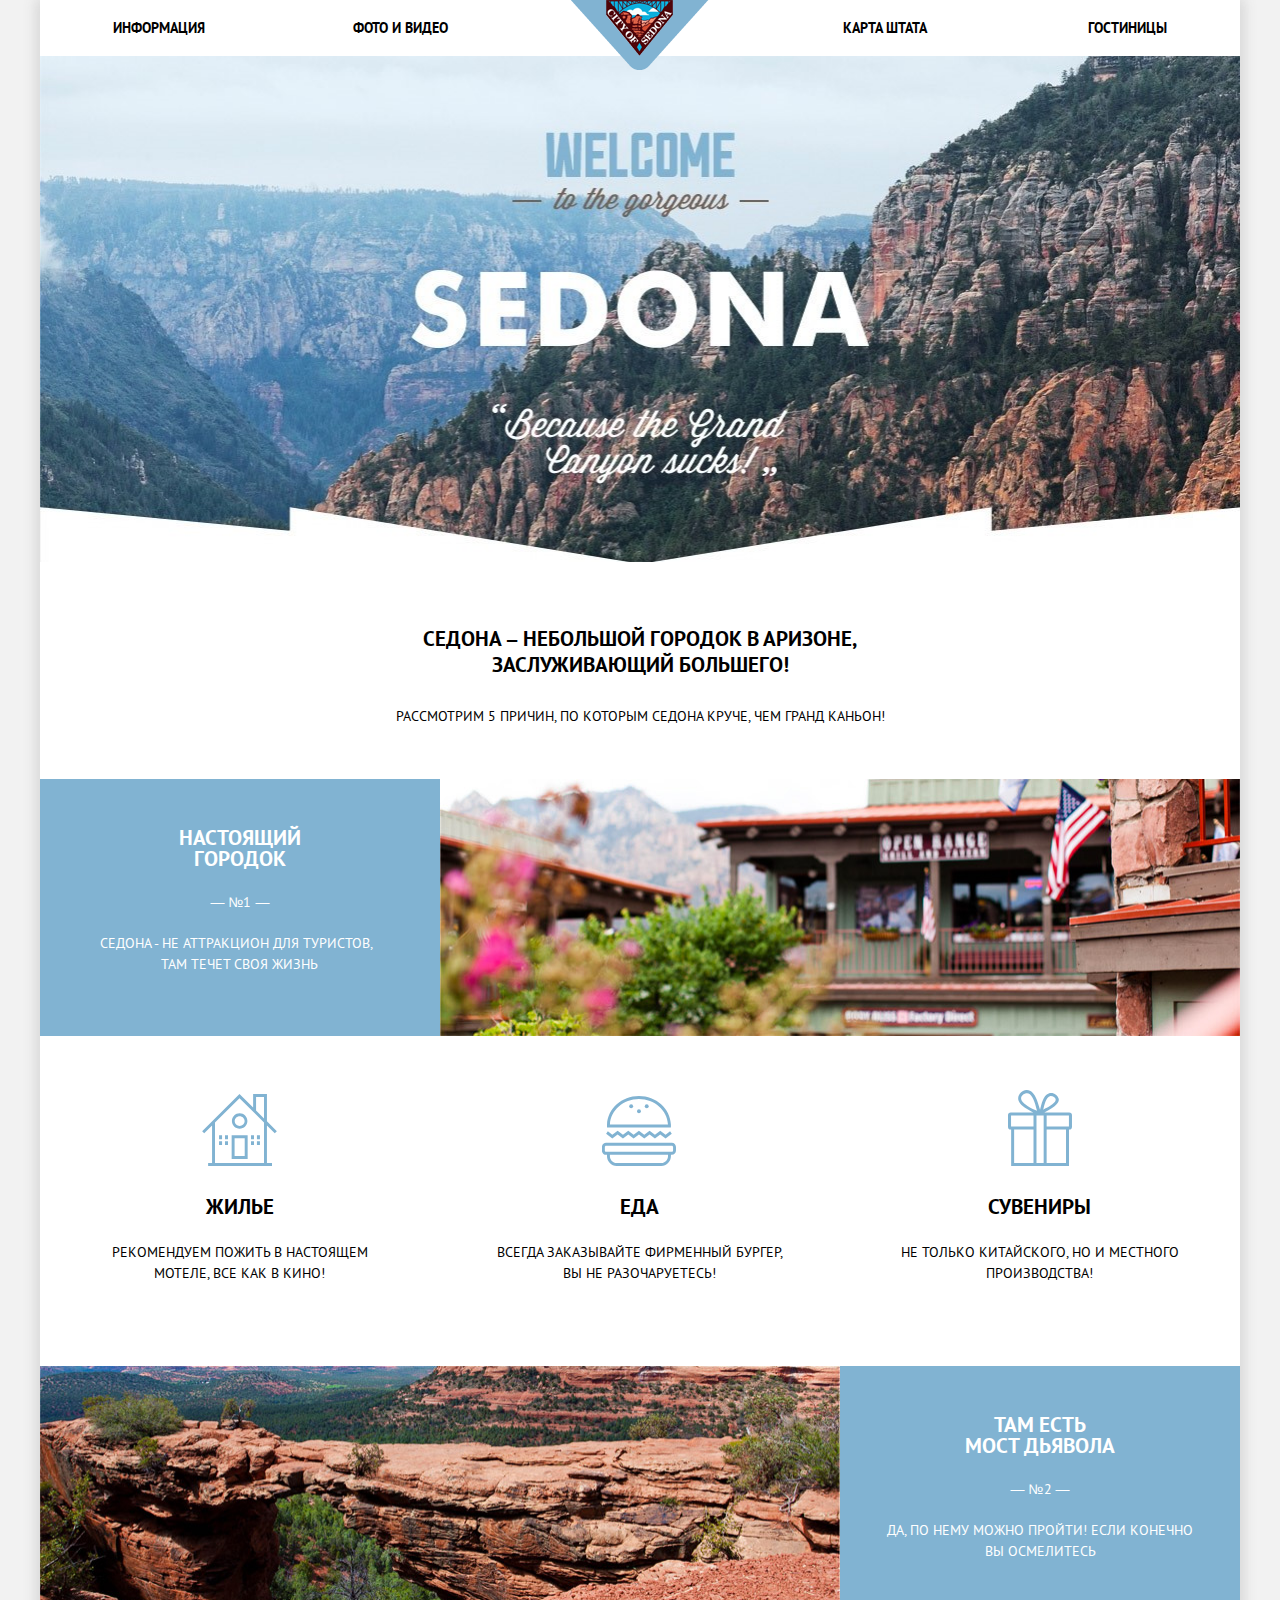
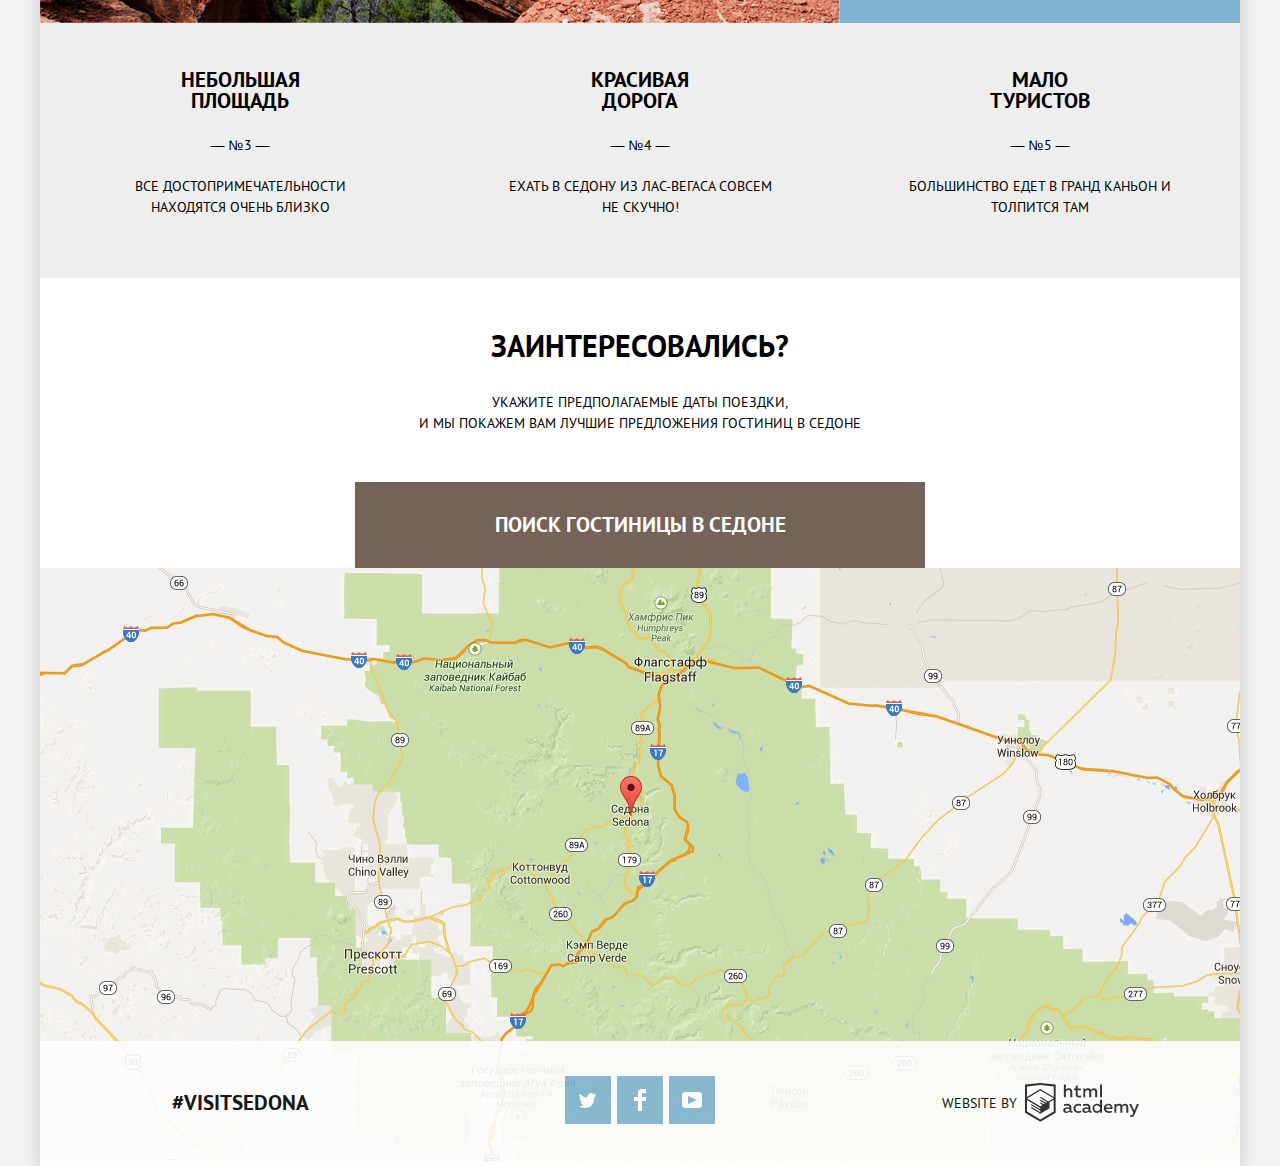
<file: index.html>
<!DOCTYPE html>
<html lang="ru">
	<head>
		<meta charset="utf-8">
		<title>HTML Academy: Седона</title>
		<link rel="stylesheet" href="css/normalize.css">
		<link rel="stylesheet" href="css/style.min.css">
	</head>
	<body>
		<div class="wrap">
			<header class="main-header">		
				<nav class="main-menu">	
					<div class="main-header-logo">
						<img src="img/logo-sedona.png" width="138" height="70" alt="логотип Седона">
					</div>			
					<ul class="site-navigation">
						<li><a href="info.html">Информация</a></li>
						<li><a href="media.html">Фото и видео</a></li>
						<li><a href="map.html">Карта штата</a></li>
						<li><a href="inner.html">Гостиницы</a></li>	
					</ul>       	
				</nav>		  			
			</header>
			
			<main class="container">
				<section class="main-photo">
					<h1 class="visually-hidden">Городок Седона</h1>
					<div class="main-photo-image">	
						<img src="img/welcome-to.jpg" width="1200" height="506" alt="Седона">
					</div>	
					<div class="index-column">	
						<p class="sedona-text">Седона &ndash; небольшой городок в Аризоне, заслуживающий большего!</p>
						<p class="reasons">Рассмотрим 5 причин, по которым Седона круче, чем Гранд Каньон!</p>
					</div>	
				</section>
				<section class="features">
					<h2 class="visually-hidden">Преимущества</h2>
					<ul class="features-list">
						<li class="main-feature-item">
							<div class="feature-item">
								<div class="feature-item-blue">
									<p class="city-features">Настоящий городок</p>
									<p class="dash">&#8212; №1 &#8212;</p>	
									<p class="feature-item-text city">Седона - не аттракцион для туристов, &nbsp; там течет своя жизнь</p>
								</div>
								<div class="city-photo">
									<img src="img/sedona-1.jpg" width="800" height="257" alt="Настоящий городок">
								</div>
							</div>
							<ul class="main-features-list">
								<li class="main-features-item lodging">
									<p class="lodging">Жилье</p>
									<p class="main-features-text">Рекомендуем пожить в настоящем мотеле, все как в кино!</p>
								</li>
								<li class="main-features-item meal">
									<p class="meal">Еда</p>	
									<p class="main-features-text">Всегда заказывайте фирменный бургер, вы не разочаруетесь!</p>
								</li>	
								<li class="main-features-item souvenirs">
									<p class="souvenirs">Сувениры</p>   
									<p class="main-features-text">Не только китайского, но и местного производства!</p>  
								</li> 		
							</ul>
						</li>		
						<li class="feature-item">
							<div class="city-photo">
								<img src="img/sedona-2.jpg" width="800" height="257" alt="Мост дьявола">
							</div>	
							<div class="feature-item-blue">
								<p class="city-features">Там есть<br> мост дьявола</p>
								<p class="dash">&#8212; №2 &#8212;</p>
								<p class="feature-item-text bridge">Да, по нему можно пройти! Если конечно вы осмелитесь</p>
							</div>
						</li>
						<li>
							<ul class="main-features-list2">
								<li class="main-features">
									<p class="city-features-others">Небольшая площадь</p>
									<p class="dash">&#8212; №3 &#8212;</p>
									<p class="feature-item-text">Все достопримечательности находятся очень близко</p>
								</li>	
								<li class="main-features">
									<p class="city-features-others">Красивая дорога</p>
									<p class="dash">&#8212; №4 &#8212;</p>
									<p class="feature-item-text">Ехать в Седону из Лас-Вегаса совсем не скучно!</p>	
								</li>    
								<li class="main-features">
									<p class="city-features-others">Мало туристов</p>
									<p class="dash">&#8212; №5 &#8212;</p>
									<p class="feature-item-text">Большинство едет в Гранд Каньон и толпится там</p>
								</li>
							</ul>
						</li>	
					</ul>     
				</section>
				<section class="appointment">
					<div class="appointment-column">
						<b class="appointment-text">Заинтересовались?</b>
						<p class="appointment-info">Укажите предполагаемые даты поездки,<br>
							и мы покажем вам лучшие предложения гостиниц в Седоне</p>	
					</div>
					<div class="search-wrapper">
						<a class="button button-search-hotels" href="#">Поиск гостиницы в Седоне</a>
						<form class="search" action="https://echo.htmlacademy.ru" method="post">	
							<div class="search-dates">
								<label class="arrival" for="arrival">дата заезда:</label>
								<input class="dates-text" id="arrival" type="text" name="arrival" value="24 апреля 2017">
								<button class="button-calendar" type="button">Календарь</button>
							</div>
							<div class="search-dates">	
								<label class="departure" for="departure">дата выезда:</label>
								<input class="dates-text" id="departure" type="text" name="departure" value="4 июля 2017">
								<button class="button-calendar" type="button">Календарь</button>
							</div>
							<div class="search-column">
								<div class="search-all">
									<label class="adults" for="adults">взрослые:</label>
									<button class="symbol decrease" type="button">уменьшить</button>
									<input class="members" id="adults" type="text" name="adults" value="2">
									<button class="symbol increase" type="button">увеличить</button>
								</div>	
								<div class="search-all">
									<label class="children" for="children">дети:</label>
									<button class="symbol decrease" type="button">уменьшить</button>
									<input class="members" id="children" type="text" name="children" value="0">
									<button class="symbol increase" type="button">увеличить</button>
								</div>	
							</div>	
							<button class="button-search" type="submit" value="найти">найти</button>	
						</form>	
					</div>	
					<div class="map">
						<iframe src="https://www.google.com/maps/embed?pb=!1m18!1m12!1m3!1d52392.49011888374!2d-111.83959924470349!3d34.84289195575256!2m3!1f0!2f0!3f0!3m2!1i1024!2i768!4f13.1!3m3!1m2!1s0x872da132f942b00d%3A0x5548c523fa6c8efd!2z0KHQtdC00L7QvdCwLCDQkNGA0LjQt9C-0L3QsCA4NjMzNiwg0KHQqNCQ!5e0!3m2!1sru!2sru!4v1522257683539" width="1200" height="593" style="border:0" allowfullscreen></iframe>
						<img src="img/map.jpg" width="1200" height="593" alt="Карта штата">
					</div>
				</section>	
			</main>
			
			<footer class="main-footer"> 
				<p class="instagram">#visitsedona</p>
				<ul class="footer-social">
					<li class="social-item">
						<a class="social-button twitter" href="#">
							<span class="visually-hidden">Твиттер</span>
							<svg 
								xmlns="http://www.w3.org/2000/svg" 
								xmlns:xlink="http://www.w3.org/1999/xlink" width="17" height="15" viewBox="0 0 17 15">
								<path fill="#FFF" d="M10.95.144c1.685-.496 2.984.27 3.577 1.179.673-.231 1.331-.481 2.011-.708a2.345 2.345 0 0 1-.857 1.768c.685.17 1.304-.491 1.304-.491-.169 1-1.006 1.788-1.563 2.024-.231 6.75-3.175 11.217-10.077 11.082h-.446c-.41 0-4.164-.46-4.898-1.887 2.271.196 3.893-.422 4.693-1.177-.96-.3-2.679-.477-2.979-2.95.349.106.564.228 1.19.119C1.705 8.247.374 7.53.448 5.33c.285.328 1.067.536 1.34.472C1.085 5.561-.182 2.442.894.85c1.818 1.854 3.735 3.606 7.152 3.773C8.254 2.33 9.183.793 10.95.144z"/>
							</svg>
						</a>
					</li>
					<li class="social-item">
						<a class="social-button facebook" href="#">
							<span class="visually-hidden">Фэйсбук</span>
							<svg 
								xmlns="http://www.w3.org/2000/svg" width="12" height="22" viewBox="0 0 12 22">
								<path fill="#FFF" d="M12 4V0H8a4 4 0 0 0-4 4v4H0v4h4v10h4V12h4V8H8V4h4z"/>
							</svg>
						</a>
					</li>
					<li class="social-item">
						<a class="social-button youtube" href="#">
							<span class="visually-hidden">Ютуб</span>
							<svg 
								xmlns="http://www.w3.org/2000/svg" 
								xmlns:xlink="http://www.w3.org/1999/xlink" width="20" height="16" viewBox="0 0 20 16">
								<path fill="#FFF" d="M17 0H3C1.35 0 0 1.35 0 3v10c0 1.65 1.35 3 3 3h14c1.65 0 3-1.35 3-3V3c0-1.65-1.35-3-3-3zM6.027 11.998V4.002L15.014 8l-8.987 3.998z"/>
							</svg>
						</a>
					</li>				
				</ul>	
				<p class="footer-copyright">
					<span>Website by</span>
					<a class="button html-academy" href="https://htmlacademy.ru/intensive/htmlcss">
						<span class="visually-hidden">html academy</span>
						<svg id="Layer_1" data-name="Layer 1" 
							xmlns="http://www.w3.org/2000/svg" viewBox="0 0 108.08 36.85">
							<title>logo-htmlacademy-small1</title>
							<path d="M44.61,26.88a2,2,0,0,0,.55-0.1v1.33a3.25,3.25,0,0,1-1.18.21,1.67,1.67,0,0,1-1.67-1,4.84,4.84,0,0,1-3.14,1.08c-1.51,0-2.91-.83-2.91-2.55,0-2.13,2-2.79,3.71-2.79a11.08,11.08,0,0,1,2.17.25v-0.3c0-1-.76-1.77-2.19-1.77a7.42,7.42,0,0,0-3,.64v-1.7a10.21,10.21,0,0,1,3.19-.55c2.36,0,3.81,1.12,3.81,3.65v3a0.54,0.54,0,0,0,.49.59h0.17Zm-6.44-1.13A1.35,1.35,0,0,0,39.63,27h0.11a3.39,3.39,0,0,0,2.41-1V24.58a9.72,9.72,0,0,0-1.81-.21c-1,0-2.16.33-2.16,1.38h0Zm12.36-6.11a5,5,0,0,1,2.57.64V22a4.08,4.08,0,0,0-2.3-.7,2.75,2.75,0,1,0,0,5.49,5,5,0,0,0,2.43-.64v1.71a6.27,6.27,0,0,1-2.76.57A4.21,4.21,0,0,1,46,24.51q0-.21,0-0.41a4.32,4.32,0,0,1,4.18-4.46h0.38Zm12.17,7.24a2,2,0,0,0,.55-0.1v1.33a3.25,3.25,0,0,1-1.18.21,1.67,1.67,0,0,1-1.67-1,4.84,4.84,0,0,1-3.14,1.08c-1.51,0-2.91-.83-2.91-2.55,0-2.13,2-2.79,3.71-2.79a11.08,11.08,0,0,1,2.17.25v-0.3c0-1-.76-1.77-2.19-1.77a7.42,7.42,0,0,0-3,.64v-1.7a10.21,10.21,0,0,1,3.19-.55c2.36,0,3.81,1.12,3.81,3.65v3a0.54,0.54,0,0,0,.49.59h0.17Zm-6.44-1.13A1.35,1.35,0,0,0,57.73,27h0.11a3.39,3.39,0,0,0,2.41-1V24.58a9.72,9.72,0,0,0-1.81-.21c-1.06,0-2.16.33-2.16,1.38h0ZM73,16V28.2H71.35V26.88a3.88,3.88,0,0,1-3.19,1.54,4.4,4.4,0,0,1,0-8.78,3.81,3.81,0,0,1,3,1.3V16H73Zm-4.53,5.22a2.76,2.76,0,1,0,0,5.52A2.86,2.86,0,0,0,71.15,25V23A2.91,2.91,0,0,0,68.49,21.27ZM79,19.64c3.31,0,4.46,2.68,3.92,5.09H76.7c0.21,1.5,1.67,2.11,3.19,2.11a6.11,6.11,0,0,0,2.64-.59v1.6a7.14,7.14,0,0,1-3,.57C77,28.42,74.78,27,74.78,24a4.18,4.18,0,0,1,4-4.39H79Zm0.09,1.54a2.28,2.28,0,0,0-2.44,2.1v0.06H81.3A2,2,0,0,0,79.13,21.18Zm5.73,7V19.87h1.65v1a3.81,3.81,0,0,1,2.78-1.27A2.86,2.86,0,0,1,91.89,21a4.12,4.12,0,0,1,2.91-1.33A3.06,3.06,0,0,1,98,23V28.2h-1.9V23.05a1.59,1.59,0,0,0-1.42-1.75H94.42a2.8,2.8,0,0,0-2.07,1.12V28.2h-1.9V23.05A1.59,1.59,0,0,0,89,21.31H88.8a3,3,0,0,0-2.21,1.29v5.63H84.86Zm21.31-8.33h1.9l-3.91,9.46c-0.9,2.17-2.09,2.86-3.35,2.86a4.76,4.76,0,0,1-1.1-.14V30.46a2.86,2.86,0,0,0,.85.12c0.9,0,1.58-.64,2.07-1.9l0.17-.42-4-8.4h2l2.86,6.29ZM38.73,1.46V6.22a3.81,3.81,0,0,1,2.7-1.14,3.25,3.25,0,0,1,3.44,3.4v5.15H43V8.72a1.81,1.81,0,0,0-1.61-2h-0.3a2.93,2.93,0,0,0-2.32,1.39v5.52h-1.9V1.46h1.9ZM49.94,2.31v3h3V6.91h-3v3.81c0,1.1.5,1.46,1.58,1.46a4.49,4.49,0,0,0,1.69-.33v1.6A6.8,6.8,0,0,1,51,13.8a2.55,2.55,0,0,1-2.86-2.74V6.89H46.58V5.26h1.5V2.74Zm5.4,11.31V5.28H57v1A3.81,3.81,0,0,1,59.77,5a2.86,2.86,0,0,1,2.6,1.33A4.12,4.12,0,0,1,65.28,5,3.06,3.06,0,0,1,68.44,8.4v5.21h-1.9V8.46a1.59,1.59,0,0,0-1.42-1.75H64.89a2.8,2.8,0,0,0-2.07,1.12v5.78h-1.9V8.46A1.59,1.59,0,0,0,59.5,6.71H59.27A3,3,0,0,0,57.06,8v5.63H55.34ZM71.17,1.45H73V13.6H71.17V1.45ZM14.71,0H14.55L0,1.54V28.21l14.55,8.66,14.55-8.66V1.54Zm12.5,27.1L14.55,34.64,1.9,27.12V16.18l12.59,7.5V25L5.86,19.9v1.31l8.68,5.21v1.39L5.87,22.65V24l8.68,5.21,8.75-5.24V18.31L27.2,16V27.12Zm0-12.53-3.48,2-1.6,1L14.51,13v1.31L21,18.23H21l-0.14.09-1,.54-5.37-3.2V17l4.24,2.52-1,.67-3.2-1.9v1.31l2.1,1.24L14.5,22.1,2,14.65,14.51,7.11Zm0-1.32L14.49,5.76,1.91,13.25v-10L14.56,1.92,27.21,3.25v10h0Z" transform="translate(0 -0.02)" fill="#231f20"/>
						</svg>
					</a>
				</p>	
			</footer>
		</div>
		<script src="js/js.min.js"></script>
	</body>
</file>
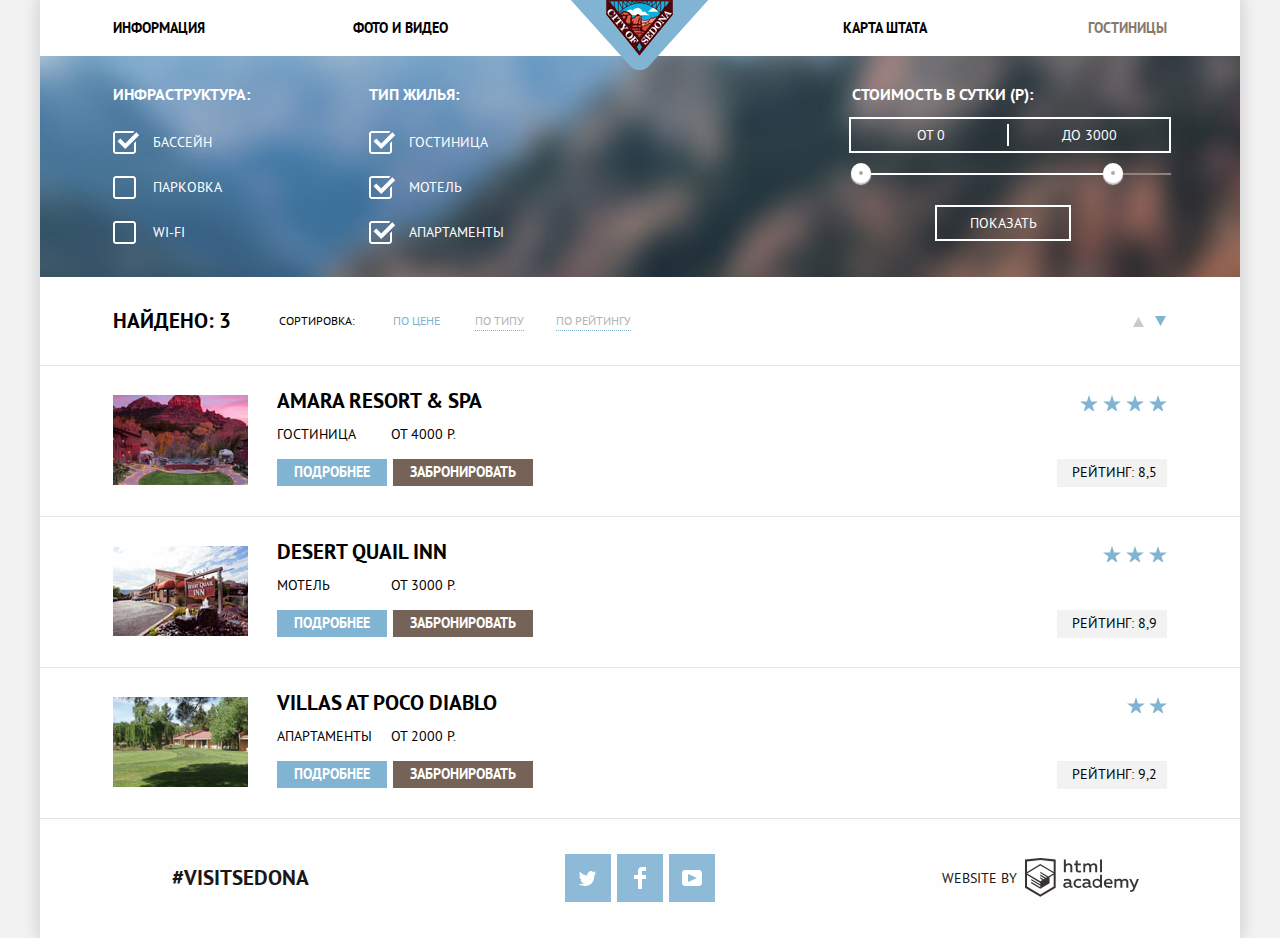
<file: inner.html>
<!DOCTYPE html>
<html lang="ru">
	<head>
		<meta charset="utf-8">
		<title>HTML Academy: Седона</title>
		<link rel="stylesheet" href="css/normalize.css">
		<link rel="stylesheet" href="css/style.min.css">
	</head>
	<body class="inner-page">
		<div class="wrap">
			<header class="main-header">
				<nav class="main-menu">
					<a class="main-header-logo" href="index.html">
						<img src="img/logo-sedona.png" width="138" height="70" alt="логотип Седона">
					</a>
					<ul class="site-navigation">
						<li><a href="info.html">Информация</a></li>
						<li><a href="media.html">Фото и видео</a></li>
						<li><a href="map.html">Карта штата</a></li>
						<li><a class="inner" href="hotels.html">Гостиницы</a></li>	
					</ul>       	
				</nav>		  			
			</header>

			<main class="container">
				<section class="main-filter">
					<form class="filter" action="https://echo.htmlacademy.ru" method="get">
						<div class="filter-wrapper">
							<p class="filter-caption">Инфраструктура:</p>
							<ul class="filter-list">
								<li class="filter-list-item">
									<input class="checkbox visually-hidden" id="filter-pool" type="checkbox" name="pool" checked>
									<label class="filter-label" for="filter-pool">
										бассейн
									</label>
								</li>	
								<li class="filter-list-item">
									<input class="checkbox visually-hidden" id="filter-parking" type="checkbox" name="parking">
									<label class="filter-label" for="filter-parking">
										парковка							
									</label>								
								</li>
								<li class="filter-list-item">	
									<input class="checkbox visually-hidden" id="filter-wi-fi" type="checkbox" name="wi-fi">
									<label class="filter-label" for="filter-wi-fi">
										wi-fi
									</label>
								</li>	
							</ul>	
						</div>	
						<div class="filter-wrapper">
							<p class="filter-caption">Тип жилья:</p>
							<ul class="filter-list">
								<li class="filter-list-item">
									<input class="checkbox visually-hidden" id="filter-hotel" type="checkbox" name="hotel" checked>
									<label class="filter-label" for="filter-hotel">
										гостиница
									</label>
								</li>
								<li class="filter-list-item">	
									<input class="checkbox visually-hidden" id="filter-motel" type="checkbox" name="motel" checked>
									<label class="filter-label" for="filter-motel">
										мотель
									</label>
								</li>
								<li class="filter-list-item">	
									<input class="checkbox visually-hidden" id="filter-appartments" type="checkbox" name="appartments" checked>
									<label class="filter-label" for="filter-appartments">
									апартаменты
									</label>
								</li>		
							</ul>
						</div>
						<div class="filter-wrapper">	
							<p class="filter-caption">Стоимость в сутки (р):</p>
							<div class="cost">
								<label class="filter-label" for="filter-cost-min">
									<input class="filter-cost" id="filter-cost-min" type="text" name="cost-min" value="от 0" disabled>
								</label>
								<label class="filter-label" for="filter-cost-max">
									<input class="filter-cost" id="filter-cost-max" type="text" name="cost-max" value="до 3000" disabled>
								</label>
							</div>	
							<div class="range-controls">
          						<div class="scale">
            						<div class="bar"></div>
          						</div>
						        <div class="toggle toggle-min"></div>
						        <div class="toggle toggle-max"></div>
       						</div>
							<button class="button-show" type="submit">Показать</button>	
						</div>	
					</form>	
				</section>
				<section class="sorting">
					<h2 class="visually-hidden">Сортировка гостиниц</h2>
					<div class="sorting-wrapper">
						<p class="found">найдено: 3</p>
						<p class="sorting-type">сортировка:</p>
							<ul class="sorting-type-list">
								<li class="sorting-type-item"><a href="price.html">по цене</a></li>
								<li class="sorting-type-item"><a href="type.html">по типу</a></li>
								<li class="sorting-type-item"><a href="rating.html">по рейтингу</a></li>	
							</ul>
						<div class="button-wrapper">	
							<button class="button-switch icon-up" type="button">от меньшего к большему</button>
							<button class="button-switch icon-down active" type="button">от большего к меньшему</button>	
						</div>	
					</div>	
				</section>	
				<section class="hotels-type-wrapper">
					<h2 class="visually-hidden">Результаты поиска</h2>
					<div class="hotels-type">	
						<div class="hotels-type-column1">
							<img src="img/hotels-1.jpg" width="135" height="90" alt="Гостиница">
						</div>										
						<div class="hotels-type-column2">	
							<a class="hotels-type-link" href="amara.html">amara resort & spa</a>	
							<p class="description">
								<span>гостиница</span>
								<span>от 4000 р.</span>
							</p>
							<p class="sort-btn">
								<a class="button button-blue" href="moreinfo.html">подробнее</a>
								<a class="button button-brown" href="#">забронировать</a>
							</p>
						</div>	
						<div class="hotels-type-column3">
							<span class="star stars4">количество звезд</span>		
							<p class="description rating">рейтинг: 8,5</p>
						</div>	
					</div>
					<div class="hotels-type">
						<div class="hotels-type-column1">
							<img src="img/hotels-2.jpg" width="135" height="90" alt="Мотель">
						</div>	
						<div class="hotels-type-column2">
							<a class="hotels-type-link" href="desert.html">desert quail inn</a>	
							<p class="description">
								<span>мотель</span>
								<span>от 3000 р.</span>
							</p>
							<p class="sort-btn">
								<a class="button button-blue" href="moreinfo.html">подробнее</a>
								<a class="button button-brown" href="#">забронировать</a>
							</p>
						</div>		
						<div class="hotels-type-column3">		
							<span class="star stars3">количество звезд</span>
							<p class="description rating">рейтинг: 8,9</p>
						</div>
					</div>
					<div class="hotels-type">
						<div class="hotels-type-column1">
							<img src="img/hotels-3.jpg" width="135" height="90" alt="апартаменты">
						</div>
						<div class="hotels-type-column2">	
							<a class="hotels-type-link" href="villas.html">villas at poco diablo</a>	
							<p class="description">
								<span>апартаменты</span>
								<span>от 2000 р.</span>
							</p>	
							<p class="sort-btn">
								<a class="button button-blue" href="moreinfo.html">подробнее</a>
								<a class="button button-brown" href="#">забронировать</a>
							</p>	
						</div>
						<div class="hotels-type-column3">								
							<span class="star stars2">количество звезд</span>	
							<p class="description rating">рейтинг: 9,2</p>
						</div>	
					</div>
				</section>
			</main>	
			<footer class="main-footer"> 
				<p class="instagram">#visitsedona</p>
				<ul class="footer-social">
					<li>
						<a class="social-button twitter" href="#">
							<span class="visually-hidden">Твиттер</span>
							<svg 
								xmlns="http://www.w3.org/2000/svg" 
								xmlns:xlink="http://www.w3.org/1999/xlink" width="17" height="15" viewBox="0 0 17 15">
								<path fill="#FFF" d="M10.95.144c1.685-.496 2.984.27 3.577 1.179.673-.231 1.331-.481 2.011-.708a2.345 2.345 0 0 1-.857 1.768c.685.17 1.304-.491 1.304-.491-.169 1-1.006 1.788-1.563 2.024-.231 6.75-3.175 11.217-10.077 11.082h-.446c-.41 0-4.164-.46-4.898-1.887 2.271.196 3.893-.422 4.693-1.177-.96-.3-2.679-.477-2.979-2.95.349.106.564.228 1.19.119C1.705 8.247.374 7.53.448 5.33c.285.328 1.067.536 1.34.472C1.085 5.561-.182 2.442.894.85c1.818 1.854 3.735 3.606 7.152 3.773C8.254 2.33 9.183.793 10.95.144z"/>
							</svg>
						</a>
					</li>
					<li>
						<a class="social-button facebook" href="#">
							<span class="visually-hidden">Фэйсбук</span>
							<svg 
								xmlns="http://www.w3.org/2000/svg" width="12" height="22" viewBox="0 0 12 22">
								<path fill="#FFF" d="M12 4V0H8a4 4 0 0 0-4 4v4H0v4h4v10h4V12h4V8H8V4h4z"/>
							</svg>
						</a>
					</li>
					<li>
						<a class="social-button youtube" href="#">
							<span class="visually-hidden">Ютуб</span>
							<svg 
								xmlns="http://www.w3.org/2000/svg" 
								xmlns:xlink="http://www.w3.org/1999/xlink" width="20" height="16" viewBox="0 0 20 16">
								<path fill="#FFF" d="M17 0H3C1.35 0 0 1.35 0 3v10c0 1.65 1.35 3 3 3h14c1.65 0 3-1.35 3-3V3c0-1.65-1.35-3-3-3zM6.027 11.998V4.002L15.014 8l-8.987 3.998z"/>
							</svg>
						</a>
					</li>
				</ul>	
				<p class="footer-copyright">
					<span>Website by</span>
					<a class="button html-academy" href="https://htmlacademy.ru/intensive/htmlcss">
						<span class="visually-hidden">html academy</span>
						<svg id="Layer_1" data-name="Layer 1" 
							xmlns="http://www.w3.org/2000/svg" viewBox="0 0 108.08 36.85">
							<title>logo-htmlacademy-small1</title>
							<path d="M44.61,26.88a2,2,0,0,0,.55-0.1v1.33a3.25,3.25,0,0,1-1.18.21,1.67,1.67,0,0,1-1.67-1,4.84,4.84,0,0,1-3.14,1.08c-1.51,0-2.91-.83-2.91-2.55,0-2.13,2-2.79,3.71-2.79a11.08,11.08,0,0,1,2.17.25v-0.3c0-1-.76-1.77-2.19-1.77a7.42,7.42,0,0,0-3,.64v-1.7a10.21,10.21,0,0,1,3.19-.55c2.36,0,3.81,1.12,3.81,3.65v3a0.54,0.54,0,0,0,.49.59h0.17Zm-6.44-1.13A1.35,1.35,0,0,0,39.63,27h0.11a3.39,3.39,0,0,0,2.41-1V24.58a9.72,9.72,0,0,0-1.81-.21c-1,0-2.16.33-2.16,1.38h0Zm12.36-6.11a5,5,0,0,1,2.57.64V22a4.08,4.08,0,0,0-2.3-.7,2.75,2.75,0,1,0,0,5.49,5,5,0,0,0,2.43-.64v1.71a6.27,6.27,0,0,1-2.76.57A4.21,4.21,0,0,1,46,24.51q0-.21,0-0.41a4.32,4.32,0,0,1,4.18-4.46h0.38Zm12.17,7.24a2,2,0,0,0,.55-0.1v1.33a3.25,3.25,0,0,1-1.18.21,1.67,1.67,0,0,1-1.67-1,4.84,4.84,0,0,1-3.14,1.08c-1.51,0-2.91-.83-2.91-2.55,0-2.13,2-2.79,3.71-2.79a11.08,11.08,0,0,1,2.17.25v-0.3c0-1-.76-1.77-2.19-1.77a7.42,7.42,0,0,0-3,.64v-1.7a10.21,10.21,0,0,1,3.19-.55c2.36,0,3.81,1.12,3.81,3.65v3a0.54,0.54,0,0,0,.49.59h0.17Zm-6.44-1.13A1.35,1.35,0,0,0,57.73,27h0.11a3.39,3.39,0,0,0,2.41-1V24.58a9.72,9.72,0,0,0-1.81-.21c-1.06,0-2.16.33-2.16,1.38h0ZM73,16V28.2H71.35V26.88a3.88,3.88,0,0,1-3.19,1.54,4.4,4.4,0,0,1,0-8.78,3.81,3.81,0,0,1,3,1.3V16H73Zm-4.53,5.22a2.76,2.76,0,1,0,0,5.52A2.86,2.86,0,0,0,71.15,25V23A2.91,2.91,0,0,0,68.49,21.27ZM79,19.64c3.31,0,4.46,2.68,3.92,5.09H76.7c0.21,1.5,1.67,2.11,3.19,2.11a6.11,6.11,0,0,0,2.64-.59v1.6a7.14,7.14,0,0,1-3,.57C77,28.42,74.78,27,74.78,24a4.18,4.18,0,0,1,4-4.39H79Zm0.09,1.54a2.28,2.28,0,0,0-2.44,2.1v0.06H81.3A2,2,0,0,0,79.13,21.18Zm5.73,7V19.87h1.65v1a3.81,3.81,0,0,1,2.78-1.27A2.86,2.86,0,0,1,91.89,21a4.12,4.12,0,0,1,2.91-1.33A3.06,3.06,0,0,1,98,23V28.2h-1.9V23.05a1.59,1.59,0,0,0-1.42-1.75H94.42a2.8,2.8,0,0,0-2.07,1.12V28.2h-1.9V23.05A1.59,1.59,0,0,0,89,21.31H88.8a3,3,0,0,0-2.21,1.29v5.63H84.86Zm21.31-8.33h1.9l-3.91,9.46c-0.9,2.17-2.09,2.86-3.35,2.86a4.76,4.76,0,0,1-1.1-.14V30.46a2.86,2.86,0,0,0,.85.12c0.9,0,1.58-.64,2.07-1.9l0.17-.42-4-8.4h2l2.86,6.29ZM38.73,1.46V6.22a3.81,3.81,0,0,1,2.7-1.14,3.25,3.25,0,0,1,3.44,3.4v5.15H43V8.72a1.81,1.81,0,0,0-1.61-2h-0.3a2.93,2.93,0,0,0-2.32,1.39v5.52h-1.9V1.46h1.9ZM49.94,2.31v3h3V6.91h-3v3.81c0,1.1.5,1.46,1.58,1.46a4.49,4.49,0,0,0,1.69-.33v1.6A6.8,6.8,0,0,1,51,13.8a2.55,2.55,0,0,1-2.86-2.74V6.89H46.58V5.26h1.5V2.74Zm5.4,11.31V5.28H57v1A3.81,3.81,0,0,1,59.77,5a2.86,2.86,0,0,1,2.6,1.33A4.12,4.12,0,0,1,65.28,5,3.06,3.06,0,0,1,68.44,8.4v5.21h-1.9V8.46a1.59,1.59,0,0,0-1.42-1.75H64.89a2.8,2.8,0,0,0-2.07,1.12v5.78h-1.9V8.46A1.59,1.59,0,0,0,59.5,6.71H59.27A3,3,0,0,0,57.06,8v5.63H55.34ZM71.17,1.45H73V13.6H71.17V1.45ZM14.71,0H14.55L0,1.54V28.21l14.55,8.66,14.55-8.66V1.54Zm12.5,27.1L14.55,34.64,1.9,27.12V16.18l12.59,7.5V25L5.86,19.9v1.31l8.68,5.21v1.39L5.87,22.65V24l8.68,5.21,8.75-5.24V18.31L27.2,16V27.12Zm0-12.53-3.48,2-1.6,1L14.51,13v1.31L21,18.23H21l-0.14.09-1,.54-5.37-3.2V17l4.24,2.52-1,.67-3.2-1.9v1.31l2.1,1.24L14.5,22.1,2,14.65,14.51,7.11Zm0-1.32L14.49,5.76,1.91,13.25v-10L14.56,1.92,27.21,3.25v10h0Z" transform="translate(0 -0.02)" fill="#231f20"/>
						</svg>
					</a>
				</p>	
			</footer>
		</div>	
	</body>
</file>
<file: css/style.min.css>
@font-face{font-family: "PT Sans";font-style: normal;font-weight: 400;src: local("PT Sans"),url("../fonts/ptsans.woff") format("woff"),url("../fonts/ptsans.woff2") format("woff2")}@font-face{font-family: "PT Sans";font-style: normal;font-weight: 700;src:local("PT Sans Narrow"),url("../fonts/ptsansbold.woff") format("woff"),url("../fonts/ptsansbold.woff2") format("woff2")}body{margin: 0;font-family: "PT Sans", "Arial", sans-serif;font-size: 14px;line-height: 21px;font-weight: 700;color: #000000;text-transform: uppercase;background-color: #f2f2f2}img{max-width: 100%}a{text-decoration: none}html{box-sizing: border-box}*, *::before, *::after{box-sizing: inherit}.wrap{width: 1200px;margin: 0 auto;box-shadow: -4px 0 12px 1px #dbdbdb,4px 0 12px 1px #dbdbdb;background-color: #ffffff}.visually-hidden{position: absolute;clip: rect(0 0 0 0);width: 1px;height: 1px;margin: -1px}.main-menu{line-height: 26px;color: #000000;background-color: #ffffff}.site-navigation li{list-style: none;padding: 15px 73px;width: 240px;text-align: center}.site-navigation a{color: #000000}.site-navigation a:hover{color: #81b3d2}.site-navigation a:active{color: #b2b2b2}.sedona-text,.reasons,.appointment-text{text-align: center}.sedona-text{font-size: 21px;line-height: 26px;margin: 0 0 25px 0}.reasons{font-size: 14px;line-height: 26px;margin: 0}ul.features-list,ul.main-features,ul.main-features-list,ul.main-features-list2{list-style: none}.main-features-text,.feature-item-text,.feature-item-text2,.reasons,.dash{font-weight: normal;text-align: center;margin: 0}.feature-item-text{margin: 0 auto;width: 270px}.feature-item-text.bridge{width: 306px}.feature-item-text.city{width: 290px}.dash{margin-bottom: 20px}.main-features-text{max-width: 300px;margin: 25px auto 0 auto}.city-features,p.lodging,p.meal,p.souvenirs,.city-features-others{font-size: 21px;line-height: 21px;text-align: center;margin: 0}.city-features{width: 158px;margin: 0 auto 23px}.city-features-others{width: 120px;margin-bottom: 24px}b.appointment-text{font-size: 30px;line-height: 24px;margin: 0 auto}p.appointment-info{font-size: 14px;line-height: 21px;font-weight: normal;display: inline-block;margin: 0}p.appointment-info{margin-top: 29px}.button-search-hotels{display: block;font-size: 21px;line-height: 26px;color: #ffffff;background-color: #766357;width: 100%;padding: 30px 0;text-align: center}.search-wrapper{width: 570px;margin: 0 auto;position: relative}.button-search-hotels:hover{color: #ffffff;background-color: #604e43}.button-search-hotels:active{color: #857871;background-color: #503e33}.search-dates{display: flex;align-items: center;position: relative;margin-bottom: 30px}.search-dates .arrival,.search-dates .departure{width: 25%}.dates-text,.members{line-height: 26px;height: 38px;font: inherit;color: #000000;text-transform: uppercase;outline: none;background-color: #f2f2f2;border: none;cursor: pointer;padding-left: 10px;width: 75%}.dates-text:hover,.members:hover{background-color: #ebebeb}.dates-text:focus,.members:focus{background-color: #ffffff;border: 2px solid #e5e5e5}.button-calendar{position: absolute;color: #b2b2b2;cursor: pointer;width: 30px;height: 28px;font-size: 0;top: 6px;right: 0;background-image: url("../img/calendar-grey.svg");background-repeat: no-repeat;border: none;background-color: transparent}.button-calendar:hover{color: #000000;background-image: url("../img/calendar.svg")}.button-calendar:active{color: #81b3d2;background-image: url("../img/calendar-blue.svg")}.search-column{display: flex;margin-bottom: 51px;justify-content: space-between}.search-all{display: flex;align-items: center;position: relative}.adults{width: 114px}.children{width: 66px}.symbol{width: 38px;height: 38px;border: 0;background-color: #f2f2f2;padding: 0;font-size: 0;cursor: pointer;position: relative}.members{padding: 0;width: 38px;text-align: center;position: relative}.decrease{left: 0}.increase{right: 0}.decrease::after,.increase::after,.increase::before{content: "";display: block;background-color: #a9a9a9;position: absolute;top: 50%;left: 50%;transform: translate(-50%, -50%)}.decrease::after{width: 11px;height: 3px}.increase::after{width: 11px;height: 3px}.increase::before{height: 11px;width: 3px}.symbol:hover.decrease::after, .symbol:hover.increase::after, .symbol:hover.increase::before{background-color: #000}.symbol:active.decrease::after, .symbol:active.increase::after, .symbol:active.increase::before{background-color: #81b3d2}.symbol:focus{color: #81b3d2}.button-search{font: inherit;font-size: 21px;line-height: 26px;color: #ffffff;background-color: #81b3d2;text-align: center;text-transform: uppercase;border: none;cursor: pointer;height: 60px;width: 100%}.button-search:hover{color: #ffffff;background-color: #669ec0}.button-search:active{color: #7eb0cd;background-color: #5496bd}p.instagram{font-size: 21px;line-height: 26px;margin: 0;align-self: center}.social-item{margin-bottom: 6px}.footer-social{padding: 0;margin: 0;margin-left: 28px;display: flex;flex-wrap: wrap;justify-content: space-between;width: 150px;list-style: none}.footer-social a{text-align: center;color: #000000}.social-button{display: flex;align-items: center;justify-content: center;height: 48px;width: 46px;background-color: #81b3d2}.social-button:hover{background-color: #669ec0}.social-button:active{background-color: #5496bd}.social-button:active path{fill: #88b6d1}.footer-copyright{margin: 0;align-items: center;display: flex}.footer-copyright .button{height: 40px;width: 114px}.html-academy:hover path{fill: #81b3d2}.html-academy:active path{fill: #bdbbbc}.footer-copyright span{font-weight: normal;margin-right: 8px}.footer-copyright a{color: #000000}.footer-copyright a:hover{color: #81b3d2}.footer-copyright a:active{color: #b2b2b2}a.inner:active,a.inner:link{color: #88786d}.main-filter{background-image: url("../img/sedona-inner2.jpg");background-color: #35556a;background-position: top center;background-repeat: no-repeat;background-size: cover}.filter-list{list-style: none;padding: 0;display: flex;flex-direction: column;margin: 14px 0 0 3px}.filter li{color: #ffffff;font-weight: normal}.filter-label{font-size: 14px;line-height: 23px;cursor: pointer;color: #ffffff}.filter-cost{color: #ffffff;text-transform: uppercase;text-align: center;background-color: transparent;border: none;width: 159px;height: 32px}.cost{border: solid 2px #ffffff;display: flex;margin-bottom: 10px;position: relative}.cost::after{content: "";position: absolute;background-color: #ffffff;width: 2px;height: 22px;top: 5px;left: 156px}.range-controls{position: relative;height: 22px;padding-top: 10px;padding-left: 12px;margin-bottom: 20px;border-radius: 5px}.range-controls .scale{height: 2px;background: #8f8281}.range-controls .bar{width: 243px;height: 2px;background: #ffffff}.range-controls .toggle{position: absolute;top: 0px;left: 0px;width: 4px;height: 4px;cursor: pointer;border: 8px solid #fff;border-radius: 50%;background: #ababab;box-shadow: 0 2px 1px 0 #cfcfcf;box-sizing: content-box}.range-controls .toggle:hover{border: 10px solid #fff;transform: translate(-1px, -1px)}.range-controls .toggle-min{left: 2px}.range-controls .toggle-max{left: 254px}.checkbox:focus + .filter-label{outline: 2px solid #766357}.checkbox + .filter-label{background-image: url("../img/checkbox-off.svg");background-repeat: no-repeat;padding-left: 40px}.checkbox:checked + .filter-label{background-image: url("../img/checkbox-on.svg")}.checkbox:checked:disabled + .filter-label{background-image: url("../img/disabled-on.svg")}.checkbox:disabled + .filter-label{background-image: url("../img/disabled-off.svg")}.filter .button-show{font-size: 14px;font-weight: normal;text-transform: uppercase;color: #ffffff;border: solid 2px #ffffff;height: 36px;width: 136px;margin-left: 86px;background-color: transparent;cursor: pointer}.filter .button-show:hover{color: #000000;background-color: #ffffff}.sorting .found{font-size: 21px;line-height: 26px}.sorting-type-item{font-size: 12px;line-height: 18px}.sorting-type-item:not(:first-child){border-bottom: 1px dotted #81b3d2}.sorting-type-item:nth-child(2){margin-right: 32px}.sorting-type{font-size: 12px;line-height: 18px;font-weight: normal;margin: 0 38px 0 48px}.hotels-type .description{font-weight: normal;margin: 0;display: flex;flex-wrap: wrap;justify-content: space-between;margin-bottom: 14px;width: 179px}.sorting-type-list{font-weight: normal;padding: 0;margin: 0;display: flex;flex-wrap: wrap;align-items: center;max-width: 600px}.sorting-type-list li{list-style: none;margin-right: 35px}.sorting-type-item a{color: #b2b2b2}.sorting-type-item a:hover{color: #81b3d2}.sorting-type-item a:active{color: #000000}.sorting-type-item:first-child a:active,.sorting-type-item:first-child a:link{color: #81b3d2}.button-switch{color: #b2b2b2;cursor: pointer;height: 20px;width: 36px;align-self: center;border: none;font-size: 0;background-color: #ffffff}.icon-up{background-image: url("../img/icon-up-grey.svg");background-repeat: no-repeat;background-position: 2px 6px}.icon-up:hover{background-image: url("../img/icon-up-dir.svg")}.icon-up:active{background-image: url("../img/icon-up-blue.svg")}.icon-down{background-image: url("../img/icon-down-grey.svg");background-repeat: no-repeat;background-position: 6px 5px}.icon-down.active{background-image: url("../img/icon-down-blue.svg")}.icon-down:hover{background-image: url("../img/icon-down-dir.svg")}.icon-down:active{background-image: url("../img/icon-down-blue.svg")}.description span:first-child{padding-right: 10px}.description.rating{height: 28px;width: 110px;background-color: #f2f2f2;padding-top: 3px;padding-left: 5px;margin: 0;margin-top: 48px;justify-content: center}.star{align-self: flex-end;font-size: 0}.stars4{background-image: url("../img/star.svg");background-repeat: space;width: 87px;height: 16px}.stars3{background-image: url("../img/star.svg");background-repeat: space;width: 64px;height: 16px}.stars2{background-image: url("../img/star.svg");background-repeat: space;width: 40px;height: 16px}.sort-btn{margin: 0;display: flex}.sort-btn .button{padding: 3px 17px}.hotels-type .button-blue{color: #ffffff;background-color: #81b3d2}.hotels-type .button-blue:hover{color: #ffffff;background-color: #669ec0}.hotels-type .button-blue:active{color: #7eb0cd;background-color: #5496bd}.hotels-type .button-brown{color: #ffffff;background-color: #766357;margin-left: 6px}.hotels-type .button-brown:hover{color: #ffffff;background-color: #604e43}.hotels-type .button-brown:active{color: #857871;background-color: #503e33}a.hotels-type-link{font-size: 21px;font-weight: 700;color: #000000;margin-top: -5px;margin-bottom: 13px}a.hotels-type-link:hover{color: #81b3d2}a.hotels-type-link:active{color: #b2b2b2}.main-header{display: flex;position: relative}.main-header-logo{position: absolute;top: 0;left: 50%;transform: translateX(-50%)}.main-menu{width: 100%}.site-navigation{display: flex;flex-wrap: wrap;list-style: none;margin: 0;padding: 0}.site-navigation li:nth-child(2){margin-right: 240px}.site-navigation li:nth-child(1),.site-navigation li:nth-child(2){padding-right: 40px;text-align: left}.site-navigation li:nth-child(3),.site-navigation li:nth-child(4){padding-left: 40px;text-align: right}.main-photo-image{display: flex}.index-column{display: block;padding: 64px 0 50px 0;margin: 0 auto;max-width: 500px}.features-list{margin: 0;padding: 0}.feature-item{display: flex;justify-content: space-between;background-color: #81b3d2}.feature-item-blue{width: 33.333%;color: #ffffff;padding: 48px 0 54px}.city-photo{width: 66.666%;display: flex}.city-photo img{width: 100%;display: inline-block;vertical-align: middle}.main-features-list{margin: 0;padding: 44px 0 82px 0;display: flex;justify-content: space-between}.main-features-item{width: 33.3333%;padding-top: 116px;position: relative}.main-features-item.lodging::before{content: "";position: absolute;background-image: url("../img/house-1.svg");background-repeat: no-repeat;width: 75px;height: 75px;top: 14px;left: 162px}.main-features-item.meal::before{content: "";position: absolute;background-image: url("../img/meal-3.svg");background-repeat: no-repeat;width: 76px;height: 72px;top: 16px;left: 162px}.main-features-item.souvenirs::before{content: "";position: absolute;background-image: url("../img/souvenirs-2.svg");background-repeat: no-repeat;width: 66px;height: 78px;top: 10px;left: 168px}.main-features-list2{margin: 0;padding: 46px 0 60px 0;display: flex;background-color: #eeeeee}.main-features{display: flex;flex-direction: column;width: 400px;align-items: center}.appointment-column{display: block;margin: 0 auto;padding: 56px 0 48px 0;width: 444px;text-align: center}.search{display: flex;flex-direction: column;justify-content: space-around;width: 100%;padding: 56px;background-color: #ffffff;position: absolute;left: 0;top: 86px;z-index: 3}.search.hidden{display: none}@keyframes move{0%{transform: translateX(-800px)}70%{transform: translateX(50px)}100%{transform: translateX(0)}}.search.search-show{display: flex;animation-name: move;animation-duration: 0.6s;animation-timing-function: ease-in}.map{position: relative}.map iframe{position: absolute;top: 0;right: 0;left: 0;bottom: 0;z-index: 2}.map img{display: inline-block;vertical-align: middle;width: 100%}.main-footer{z-index: 4;position: relative;margin-top: -120px;background-color: #fefefe;opacity: .9;display: flex;justify-content: space-between;padding: 35px 101px 36px 132px}.inner-page .main-footer{margin: 0}.main-filter{padding-bottom: 2px}.filter{display: flex;padding: 28px 73px 31px 70px;height: 100%}.filter-wrapper{font-size: 16px;line-height: 21px;color: #ffffff;display: flex;flex-wrap: wrap;flex-direction: column;min-height: 100%}.filter-wrapper:last-child{margin-left: auto;width: 318px}.filter-wrapper:first-child{margin-right: 116px}.filter-caption{margin-top: 0;margin-bottom: 12px}.filter-caption:last-of-type{padding-left: 3px}.filter-list-item:not(:last-child){margin-bottom: 22px}.filter-list-item{display: flex;position: relative}.sorting-wrapper{display: flex;padding: 10px 73px;align-items: center;border-bottom: 1px solid #e5e5e5}.button-wrapper{display: flex;justify-content: center;margin-left: auto;width: 36px}.hotels-type-wrapper .visually-hidden{margin: 0}.hotels-type{display: flex;border-bottom: 1px solid #e5e5e5;padding: 29px 73px 29px 73px}.hotels-type-column1{display: flex;margin-right: 29px;flex-shrink: 0}.hotels-type-column2{display: flex;flex-direction: column}.hotels-type-column3{display: flex;flex-direction: column;margin-left: auto;flex-shrink: 0}
</file>
